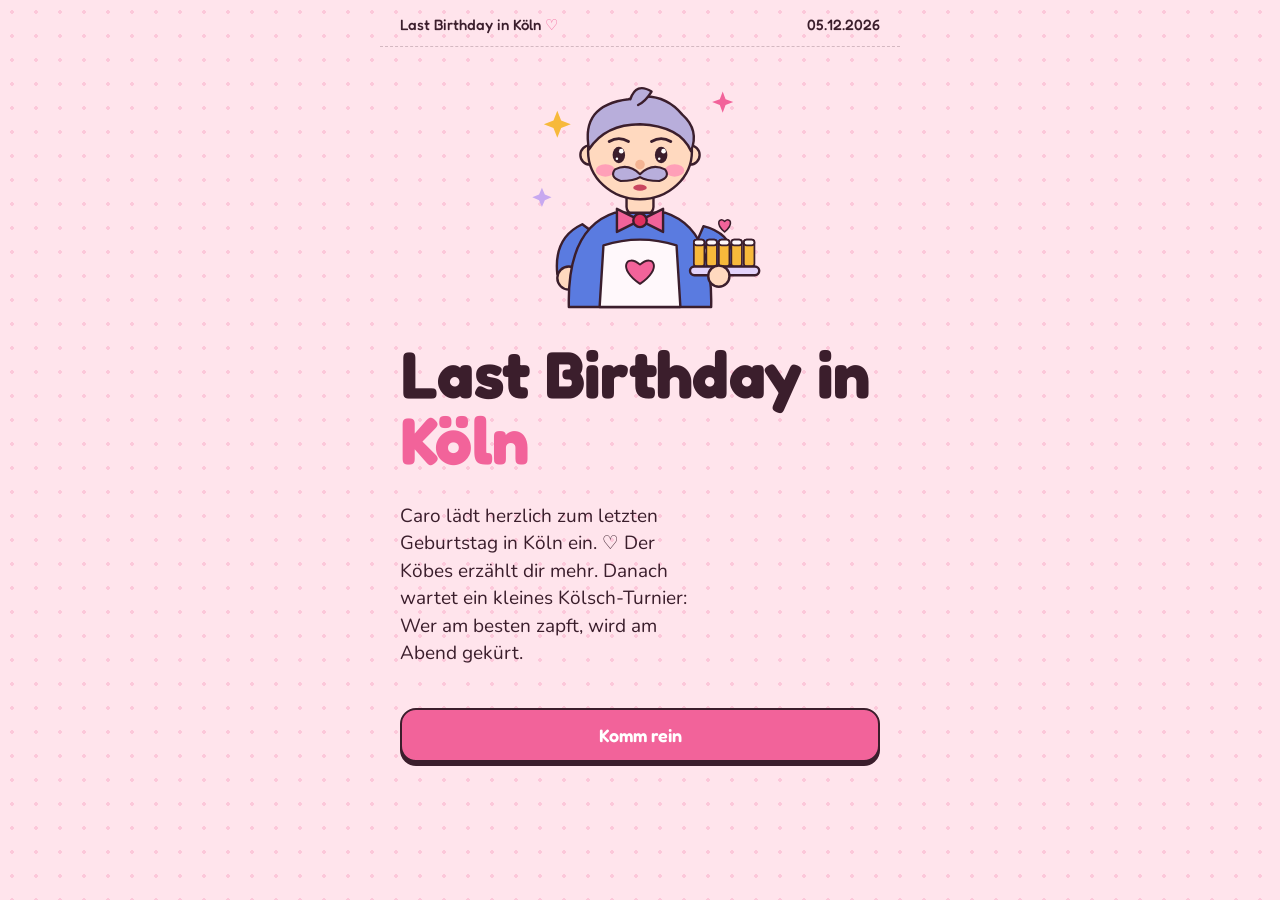
<file: index.html>
<!doctype html>
<html lang="de">
<head>
<meta charset="utf-8">
<meta name="viewport" content="width=device-width, initial-scale=1, viewport-fit=cover">
<meta name="robots" content="noindex,nofollow">
<meta name="theme-color" content="#FFE4EC">
<title>You're happily invited to my birthday</title>
<meta property="og:type" content="website">
<meta property="og:site_name" content="Caro's birthday">
<meta property="og:title" content="You're happily invited to my birthday">
<meta property="og:description" content="Caro turns 27. Tap to open your invitation.">
<meta property="og:url" content="https://pinkflamingo11.github.io/lbk-einladung-q7x2/">
<meta property="og:image" content="https://pinkflamingo11.github.io/lbk-einladung-q7x2/og.jpg">
<meta property="og:image:type" content="image/jpeg">
<meta property="og:image:width" content="1200">
<meta property="og:image:height" content="630">
<meta property="og:image:alt" content="A cute waiter with a party hat, balloons and the text: You're happily invited to my birthday">
<meta name="twitter:card" content="summary_large_image">
<meta name="twitter:title" content="You're happily invited to my birthday">
<meta name="twitter:image" content="https://pinkflamingo11.github.io/lbk-einladung-q7x2/og.jpg">
<meta name="description" content="Caro turns 27. Tap to open your invitation.">
<link rel="preconnect" href="https://fonts.googleapis.com">
<link rel="preconnect" href="https://fonts.gstatic.com" crossorigin>
<link href="https://fonts.googleapis.com/css2?family=Fredoka:wght@400;500;600;700&family=Nunito:wght@400;600;700;800&display=swap" rel="stylesheet">
<link rel="stylesheet" href="style.css">
</head>
<body>

<header class="top">
  <span>Last Birthday in Köln</span>
  <span>05.12.2026</span>
</header>

<main id="app">

  <!-- Bühne: Köbes oder Foto -->
  <div id="stage" class="stage">
    <div id="stage-kobes">
      <svg id="kobes" viewBox="0 0 260 260" role="img" aria-label="Der Köbes">
        <g stroke="#3B1E2C" stroke-width="2.5" stroke-linejoin="round" stroke-linecap="round">
          <!-- Funkeln -->
          <path class="spark" d="M44 58 l4 10 10 4 -10 4 -4 10 -4 -10 -10 -4 10 -4z" fill="#F7B93B" stroke="none"/>
          <path class="spark s2" d="M216 38 l3 8 8 3 -8 3 -3 8 -3 -8 -8 -3 8 -3z" fill="#F2639A" stroke="none"/>
          <path class="spark s3" d="M28 138 l3 7 7 3 -7 3 -3 7 -3 -7 -7 -3 7 -3z" fill="#C7A8F0" stroke="none"/>

          <!-- Hals -->
          <rect x="116" y="138" width="28" height="28" rx="8" fill="#FFD9BF"/>

          <!-- linker Arm -->
          <path d="M70 176 Q40 190 44 228 L68 226 Q68 200 86 188 Z" fill="#5A7BE0"/>
          <circle cx="56" cy="232" r="12" fill="#FFD9BF"/>

          <!-- Torso -->
          <path d="M56 262 Q54 180 104 164 L156 164 Q206 180 204 262 Z" fill="#5A7BE0"/>
          <!-- Schürze -->
          <path d="M88 262 L92 198 Q130 186 168 198 L172 262 Z" fill="#FFF8FB"/>
          <path d="M130 238 C106 222 116 206 130 218 C144 206 154 222 130 238 Z" fill="#F2639A" stroke-width="2"/>
          <!-- Schleife -->
          <path d="M130 172 L106 160 L106 184 Z" fill="#F2639A"/>
          <path d="M130 172 L154 160 L154 184 Z" fill="#F2639A"/>
          <circle cx="130" cy="172" r="7" fill="#E0305F"/>

          <!-- rechter Arm mit Kölsch-Kranz -->
          <path d="M196 178 Q228 186 228 218 L204 220 Q204 200 190 192 Z" fill="#5A7BE0"/>
          <g stroke-width="1.8">
            <rect x="186" y="192" width="11" height="28" rx="3" fill="#F7B93B"/><rect x="186" y="192" width="11" height="6" rx="3" fill="#FFF8FB"/>
            <rect x="199" y="192" width="11" height="28" rx="3" fill="#F7B93B"/><rect x="199" y="192" width="11" height="6" rx="3" fill="#FFF8FB"/>
            <rect x="212" y="192" width="11" height="28" rx="3" fill="#F7B93B"/><rect x="212" y="192" width="11" height="6" rx="3" fill="#FFF8FB"/>
            <rect x="225" y="192" width="11" height="28" rx="3" fill="#F7B93B"/><rect x="225" y="192" width="11" height="6" rx="3" fill="#FFF8FB"/>
            <rect x="238" y="192" width="11" height="28" rx="3" fill="#F7B93B"/><rect x="238" y="192" width="11" height="6" rx="3" fill="#FFF8FB"/>
          </g>
          <rect x="182" y="220" width="72" height="9" rx="4.5" fill="#E3D3FA"/>
          <path d="M218 184 C208 176 212 168 218 173 C224 168 228 176 218 184 Z" fill="#F2639A" stroke-width="1.6"/>
          <circle cx="212" cy="230" r="11" fill="#FFD9BF"/>

          <!-- Ohren -->
          <circle cx="78" cy="104" r="10" fill="#FFD9BF"/>
          <circle cx="182" cy="104" r="10" fill="#FFD9BF"/>
          <!-- Kopf -->
          <ellipse cx="130" cy="100" rx="54" ry="50" fill="#FFD9BF"/>
          <!-- Haare -->
          <path d="M77 98 Q68 52 118 46 Q152 36 174 62 Q192 78 183 100 Q172 74 130 72 Q94 72 77 98 Z" fill="#B8AEDB"/>
          <path d="M120 46 Q126 28 142 38 Q136 48 128 52" fill="#B8AEDB"/>
        </g>
        <!-- Gesicht -->
        <g stroke="#3B1E2C" stroke-linecap="round" fill="none">
          <path d="M98 90 Q108 84 118 90" stroke-width="3"/>
          <path d="M142 90 Q152 84 162 90" stroke-width="3"/>
        </g>
        <g class="eyes">
          <ellipse class="eye" cx="108" cy="104" rx="6.5" ry="8.5" fill="#3B1E2C"/>
          <ellipse class="eye" cx="152" cy="104" rx="6.5" ry="8.5" fill="#3B1E2C"/>
          <circle cx="110.5" cy="100" r="2.4" fill="#fff"/>
          <circle cx="154.5" cy="100" r="2.4" fill="#fff"/>
          <circle cx="106" cy="108" r="1.3" fill="#fff"/>
          <circle cx="150" cy="108" r="1.3" fill="#fff"/>
        </g>
        <ellipse cx="94" cy="120" rx="10" ry="6.5" fill="#FF9FB8"/>
        <ellipse cx="166" cy="120" rx="10" ry="6.5" fill="#FF9FB8"/>
        <circle cx="130" cy="114" r="5" fill="#F4B493"/>
        <ellipse class="mouth" cx="130" cy="138" rx="7" ry="3.2" fill="#C9455F"/>
        <path d="M130 124 Q118 112 104 119 Q98 127 110 131 Q124 131 130 127 Q136 131 150 131 Q162 127 156 119 Q142 112 130 124 Z" fill="#B8AEDB" stroke="#3B1E2C" stroke-width="2.2" stroke-linejoin="round"/>
      </svg>
    </div>
    <figure id="stage-photo" class="photo" hidden>
      <img id="photo-img" alt="Die kleine Caro mit einem Luftballon">
    </figure>
  </div>

  <!-- INTRO -->
  <section id="s-intro" class="screen" hidden>
    <h1 class="title">Last Birthday in <em>Köln</em></h1>
    <p class="lede">Caro lädt herzlich zum letzten Geburtstag in Köln ein. &#9825; Der Köbes erzählt dir mehr. Danach wartet ein kleines Kölsch-Turnier: Wer am besten zapft, wird am Abend gekürt.</p>
    <button class="btn btn-main" data-go="story">Komm rein</button>
  </section>

  <!-- STORY -->
  <section id="s-story" class="screen" hidden>
    <div class="progress"><i id="progress"></i></div>
    <div class="bubble" id="bubble"><p id="bubble-text"></p></div>
    <div id="infocard" class="infocard" hidden>
      <dl>
        <div><dt>Wann</dt><dd>Samstag, 5. Dezember 2026, 20 Uhr</dd></div>
        <div><dt>Wo</dt><dd>die wohngemeinschaft<br>Richard-Wagner-Str. 39, 50674 Köln<br>Podest im Wohnzimmer</dd></div>
      </dl>
    </div>
    <ol class="steps" id="steps" hidden>
      <li><b>Zu- oder absagen</b><span>Kurz Bescheid geben, damit Caro planen kann.</span></li>
      <li><b>Sechs Kölsch zapfen</b><span>Die beste Punktzahl gewinnt. Caro verkündet den Sieger am Abend.</span></li>
    </ol>
    <button class="btn btn-main" id="next">Weiter</button>
  </section>

  <!-- FORMULAR -->
  <section id="s-form" class="screen" hidden>
    <div class="bubble"><p>Und? Kommst du? Dann sag mir kurz Bescheid. Ich muss wissen, wie viele Gläser ich spülen muss.</p></div>
    <form id="form" autocomplete="off" novalidate>
      <label class="field">
        <span class="lab">Dein Name</span>
        <input type="text" id="f-name" maxlength="60" placeholder="Vor- und Nachname" required>
      </label>

      <fieldset class="field">
        <legend class="lab">Kommst du?</legend>
        <div class="choices">
          <label class="choice"><input type="radio" name="status" value="yes" checked><span>Ich komme</span></label>
          <label class="choice"><input type="radio" name="status" value="maybe"><span>Vielleicht</span></label>
          <label class="choice"><input type="radio" name="status" value="no"><span>Ich kann nicht</span></label>
        </div>
      </fieldset>

      <div id="form-more">
        <div class="field">
          <span class="lab">Mit wie vielen kommst du?</span>
          <div class="stepper">
            <button type="button" id="g-minus" aria-label="Weniger">−</button>
            <output id="g-out">1</output>
            <button type="button" id="g-plus" aria-label="Mehr">+</button>
            <small id="g-hint">nur du</small>
          </div>
        </div>

        <fieldset class="field">
          <legend class="lab">Wann kommst du ungefähr?</legend>
          <div class="choices stack" id="arrival"></div>
        </fieldset>
      </div>

      <label class="field">
        <span class="lab">Nachricht an Caro <em>(optional)</em></span>
        <textarea id="f-note" rows="2" maxlength="400" placeholder="Eine Zeile reicht"></textarea>
      </label>

      <p class="callout">Danach wartet das Zapf-Turnier: sechs Kölsch, die beste Punktzahl wird am Samstag gekürt.</p>
      <p class="error" id="form-error" hidden></p>
      <button class="btn btn-main btn-cta" type="submit" id="form-submit">Abschicken und zapfen</button>
    </form>
  </section>

  <!-- SPIEL-REGELN -->
  <section id="s-rules" class="screen" hidden>
    <div class="bubble"><p id="rules-text"></p></div>
    <ul class="rules">
      <li>Erst ein Übungsglas ohne Wertung, dann sechs Gläser mit Wertung.</li>
      <li>Knopf gedrückt halten, es zapft. Loslassen, wenn das Kölsch am Eichstrich ist.</li>
      <li>Es läuft mal schneller und mal langsamer. Ab dem vierten Glas wird es schwerer.</li>
      <li>Läuft es über, gibt es null Punkte. Pro Glas sind 100 Punkte möglich.</li>
    </ul>
    <button class="btn btn-main" id="rules-go">Los, Zapfhahn auf</button>
  </section>

  <!-- SPIEL -->
  <section id="s-game" class="screen game" hidden>
    <div class="game-head">
      <span id="g-label">Übungsglas</span>
      <span id="g-total">0 Punkte</span>
    </div>
    <div class="glass-wrap" id="glass-wrap">
      <svg id="glass" viewBox="-40 -40 240 390" aria-hidden="true">
        <defs><clipPath id="gclip"><path d="M42 10 H118 L110 322 Q109 330 101 330 H59 Q51 330 50 322 Z"/></clipPath></defs>
        <!-- Zapfhahn -->
        <rect x="62" y="-40" width="36" height="20" rx="6" fill="#3B1E2C"/>
        <rect x="74" y="-22" width="12" height="9" rx="3" fill="#3B1E2C"/>
        <rect id="stream" x="76" y="-14" width="8" height="0" fill="#F7B93B"/>
        <g clip-path="url(#gclip)">
          <rect x="0" y="10" width="160" height="320" fill="#FFFFFF" fill-opacity=".55"/>
          <rect id="liq" x="0" y="330" width="160" height="0" fill="#F7B93B"/>
          <rect id="foam" x="0" y="330" width="160" height="0" fill="#FFFFFF"/>
        </g>
        <path d="M42 10 H118 L110 322 Q109 330 101 330 H59 Q51 330 50 322 Z" fill="none" stroke="#3B1E2C" stroke-width="3.5" stroke-linejoin="round"/>
        <g id="mark">
          <line id="mark-line" x1="-38" x2="132" y1="0" y2="0" stroke="#E0305F" stroke-width="3" stroke-linecap="round"/>
          <text id="mark-text" x="-38" y="-6" font-size="12" fill="#E0305F" font-family="Fredoka, sans-serif" font-weight="600">Eichstrich</text>
        </g>
        <line id="hit" x1="36" x2="124" y1="0" y2="0" stroke="#3B1E2C" stroke-width="2" stroke-dasharray="4 3" opacity="0"/>
      </svg>
    </div>
    <p class="game-note" id="game-note"></p>
    <div class="result" id="result" hidden>
      <strong id="res-points">+0</strong>
      <p id="res-text"></p>
      <button class="btn btn-main" id="res-next">Nächstes Glas</button>
    </div>
    <button class="btn btn-pour" id="pour" aria-label="Zapfen: gedrückt halten">Gedrückt halten zum Zapfen</button>
  </section>

  <!-- FERTIG -->
  <section id="s-done" class="screen" hidden>
    <div class="scorebox" id="scorebox" hidden>
      <span class="lab">Dein Wert</span>
      <strong id="score-big">0</strong>
      <span class="of">von 600</span>
    </div>
    <div class="bubble"><p id="done-text"></p></div>
    <div id="done-card" class="infocard">
      <dl>
        <div><dt>Wann</dt><dd>Samstag, 5. Dezember 2026, 20 Uhr</dd></div>
        <div><dt>Wo</dt><dd>die wohngemeinschaft<br>Richard-Wagner-Str. 39, 50674 Köln<br>Podest im Wohnzimmer</dd></div>
        <div><dt>Deine Antwort</dt><dd id="done-answer"></dd></div>
      </dl>
    </div>
    <button class="btn btn-main btn-cta" id="play" hidden>Jetzt zapfen</button>
    <button class="btn btn-main" id="ics">In den Kalender</button>
    <button class="btn btn-quiet" id="again">Antwort ändern</button>
  </section>

</main>

<script src="config.js"></script>
<script src="app.js"></script>
</body>
</html>
</file>
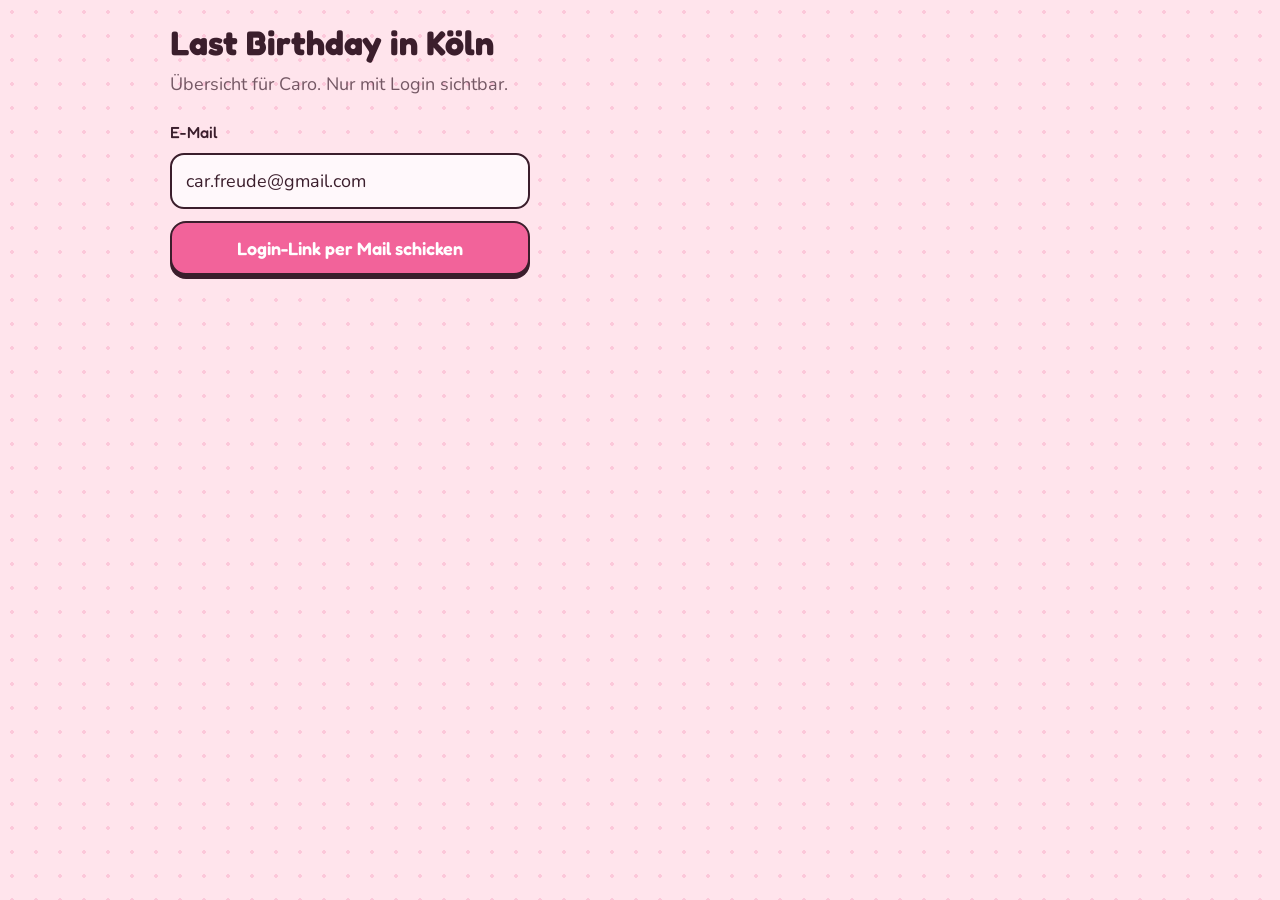
<file: admin/index.html>
<!doctype html>
<html lang="de">
<head>
<meta charset="utf-8">
<meta name="viewport" content="width=device-width, initial-scale=1">
<meta name="robots" content="noindex,nofollow">
<title>Übersicht</title>
<link href="https://fonts.googleapis.com/css2?family=Fredoka:wght@400;500;600;700&family=Nunito:wght@400;600;700;800&display=swap" rel="stylesheet">
<link rel="stylesheet" href="../style.css">
<style>
  body { align-items: stretch; }
  .wrap { width: 100%; max-width: 980px; margin: 0 auto; padding: 18px 20px 60px; }
  h1 { font-family: var(--display); font-weight: 700; font-size: 34px; margin-bottom: 4px; }
  h2 { font-family: var(--display); font-size: 18px; font-weight: 600; margin: 34px 0 10px; border-bottom: 2px solid var(--ink); padding-bottom: 6px; }
  .sub { opacity: .7; }
  .login { max-width: 360px; display: grid; gap: 12px; margin-top: 24px; }
  .sums { display: grid; grid-template-columns: repeat(4, 1fr); border: 2px solid var(--ink); border-radius: 20px; background: var(--paper); margin-top: 22px; box-shadow: 5px 5px 0 var(--pink); }
  .sums div { padding: 14px 16px; border-left: 1.5px dashed var(--line); }
  .sums div:first-child { border-left: 0; }
  .sums strong { display: block; font-family: var(--display); font-weight: 700; font-size: 38px; line-height: 1.1; color: var(--rose); }
  .sums span { font-size: 13px; opacity: .75; }
  table { width: 100%; border-collapse: collapse; font-size: 15px; }
  th { text-align: left; font-size: 13px; padding: 8px 8px 8px 0; border-bottom: 1.5px solid var(--ink); }
  td { padding: 9px 8px 9px 0; border-bottom: 1px solid var(--line); vertical-align: top; }
  td.num, th.num { text-align: right; }
  .tag-yes { font-weight: 600; }
  .tag-maybe { opacity: .7; }
  .tag-no { opacity: .6; }
  tr.old td { opacity: .45; }
  td.gl { font-size: 13px; opacity: .8; white-space: nowrap; }
  td.pt { font-family: var(--display); font-weight: 600; font-size: 18px; color: var(--rose); white-space: nowrap; }
  td.pt .sub { font-family: var(--body); font-weight: 400; font-size: 13px; color: var(--ink); }
  .bars { display: grid; gap: 8px; }
  .bar { display: grid; grid-template-columns: 150px 1fr 120px; gap: 10px; align-items: center; font-size: 14px; }
  .track { position: relative; height: 22px; background: var(--paper); border: 1.5px solid var(--ink); border-radius: 8px; }
  .fill-yes { position: absolute; left: 0; top: 0; bottom: 0; background: var(--rose); border-radius: 6px 0 0 6px; }
  .fill-maybe { position: absolute; top: 0; bottom: 0; background: repeating-linear-gradient(45deg, var(--gold) 0 5px, var(--paper) 5px 9px); }
  .cap { position: absolute; top: -5px; bottom: -5px; width: 3px; background: var(--ink); border-radius: 2px; }
  .legend { font-size: 13px; opacity: .75; margin-top: 8px; }
  .rank { display: grid; grid-template-columns: 36px 1fr auto; gap: 8px; padding: 9px 0; border-bottom: 1px solid var(--line); align-items: baseline; }
  .rank:first-child { border-top: 0; font-weight: 600; font-size: 18px; }
  .rank small { opacity: .65; }
  .demo { border: 1.5px solid var(--red); color: var(--red); padding: 10px 12px; margin-top: 14px; font-size: 14px; }
  .row-actions { display: flex; gap: 10px; margin-top: 14px; }
  .row-actions .btn { width: auto; padding: 10px 14px; font-size: 14px; }
  @media (max-width: 640px) {
    .sums { grid-template-columns: repeat(2, 1fr); }
    .sums div:nth-child(3) { border-left: 0; padding-left: 0; }
    .bar { grid-template-columns: 110px 1fr 90px; }
    .hide-s { display: none; }
  }
</style>
</head>
<body>
<div class="wrap">
  <h1>Last Birthday in Köln</h1>
  <p class="sub">Übersicht für Caro. Nur mit Login sichtbar.</p>

  <form id="login" class="login" hidden>
    <label class="field"><span class="lab">E-Mail</span><input type="text" id="l-mail" value="car.freude@gmail.com" autocomplete="username"></label>
    <p class="error" id="l-err" hidden></p>
    <p id="l-ok" hidden style="font-weight:700">Der Login-Link ist unterwegs. Öffne ihn auf diesem Gerät.</p>
    <button class="btn btn-main" type="submit">Login-Link per Mail schicken</button>
  </form>

  <div id="board" hidden>
    <div id="demo-note" class="demo" hidden>Testmodus: Hier siehst du nur Antworten, die in diesem Browser abgegeben wurden.</div>
    <div class="sums" id="sums"></div>

    <h2>Gästeliste</h2>
    <div style="overflow-x:auto"><table id="tbl"></table></div>
    <p class="legend">Alle Einträge, sortiert nach Kommt, Vielleicht, Absage und dann nach Ankunft. Ältere Antworten derselben Person sind grau.</p>

    <h2>Wer kommt wann</h2>
    <div class="bars" id="bars"></div>
    <p class="legend">Rosa = Zusagen, gestreift = Vielleicht. Die dunkle Linie markiert die 20 Plätze auf dem Podest. Zahlen sind Personen, kumuliert nach Ankunft.</p>

    <h2>Zapf-Wertung</h2>
    <div id="rank"></div>
    <p class="legend">Es zählt der erste gewertete Versuch pro Name.</p>

    <div class="row-actions">
      <button class="btn" id="csv">Als CSV laden</button>
      <button class="btn" id="reload">Neu laden</button>
      <button class="btn btn-quiet" id="logout">Ausloggen</button>
    </div>
  </div>
</div>
<script src="../config.js"></script>
<script src="admin.js"></script>
</body>
</html>
</file>
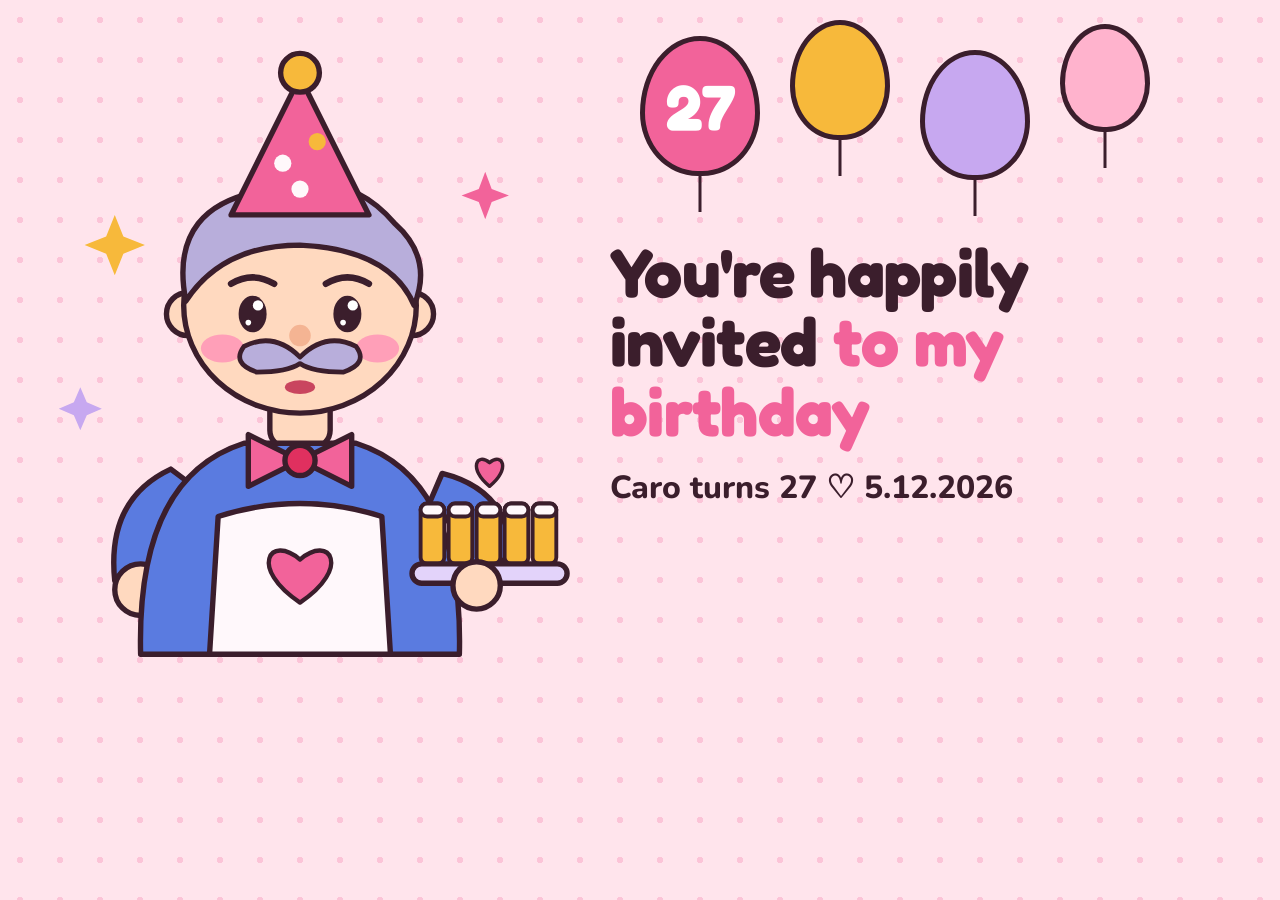
<file: _src/og.html>
<!doctype html><html><head><meta charset="utf-8"><link href="https://fonts.googleapis.com/css2?family=Fredoka:wght@500;600;700&family=Nunito:wght@700;800&display=swap" rel="stylesheet">
<style>
*{box-sizing:border-box;margin:0}
body{width:1200px;height:630px;overflow:hidden;background-color:#FFE4EC;background-image:radial-gradient(rgba(242,99,154,.25) 3px,transparent 3.3px);background-size:40px 40px;font-family:Fredoka,sans-serif;color:#3B1E2C;position:relative}
.k{position:absolute;left:20px;bottom:-20px;width:560px;height:560px}
.k svg{width:100%;height:100%}
.t{position:absolute;left:610px;top:238px;width:560px}
.t h1{font-size:68px;line-height:1.02;font-weight:700;letter-spacing:-.01em}
.t h1 em{font-style:normal;color:#F2639A}
.t p{margin-top:20px;font-family:Nunito,sans-serif;font-weight:800;font-size:32px;color:#3B1E2C}
.b{position:absolute}
.b .ball{width:100%;height:100%;border:5px solid #3B1E2C;border-radius:50% 50% 48% 48%/55% 55% 45% 45%}
.b .str{position:absolute;left:50%;top:100%;width:3px;height:36px;background:#3B1E2C;transform:translateX(-50%)}
.b span{position:absolute;inset:0;display:grid;place-items:center;font-weight:700;font-size:64px;color:#fff}
</style></head><body>
<div class="b" style="left:640px;top:36px;width:120px;height:140px"><div class="ball" style="background:#F2639A"></div><div class="str"></div><span>27</span></div>
<div class="b" style="left:790px;top:20px;width:100px;height:120px"><div class="ball" style="background:#F7B93B"></div><div class="str"></div></div>
<div class="b" style="left:920px;top:50px;width:110px;height:130px"><div class="ball" style="background:#C7A8F0"></div><div class="str"></div></div>
<div class="b" style="left:1060px;top:24px;width:90px;height:108px"><div class="ball" style="background:#FFB3CD"></div><div class="str"></div></div>
<div class="k"><svg id="kobes" style="overflow:visible" viewBox="0 0 260 260" role="img" aria-label="Der Köbes">
        <g stroke="#3B1E2C" stroke-width="2.5" stroke-linejoin="round" stroke-linecap="round">
          <!-- Funkeln -->
          <path class="spark" d="M44 58 l4 10 10 4 -10 4 -4 10 -4 -10 -10 -4 10 -4z" fill="#F7B93B" stroke="none"/>
          <path class="spark s2" d="M216 38 l3 8 8 3 -8 3 -3 8 -3 -8 -8 -3 8 -3z" fill="#F2639A" stroke="none"/>
          <path class="spark s3" d="M28 138 l3 7 7 3 -7 3 -3 7 -3 -7 -7 -3 7 -3z" fill="#C7A8F0" stroke="none"/>

          <!-- Hals -->
          <rect x="116" y="138" width="28" height="28" rx="8" fill="#FFD9BF"/>

          <!-- linker Arm -->
          <path d="M70 176 Q40 190 44 228 L68 226 Q68 200 86 188 Z" fill="#5A7BE0"/>
          <circle cx="56" cy="232" r="12" fill="#FFD9BF"/>

          <!-- Torso -->
          <path d="M56 262 Q54 180 104 164 L156 164 Q206 180 204 262 Z" fill="#5A7BE0"/>
          <!-- Schürze -->
          <path d="M88 262 L92 198 Q130 186 168 198 L172 262 Z" fill="#FFF8FB"/>
          <path d="M130 238 C106 222 116 206 130 218 C144 206 154 222 130 238 Z" fill="#F2639A" stroke-width="2"/>
          <!-- Schleife -->
          <path d="M130 172 L106 160 L106 184 Z" fill="#F2639A"/>
          <path d="M130 172 L154 160 L154 184 Z" fill="#F2639A"/>
          <circle cx="130" cy="172" r="7" fill="#E0305F"/>

          <!-- rechter Arm mit Kölsch-Kranz -->
          <path d="M196 178 Q228 186 228 218 L204 220 Q204 200 190 192 Z" fill="#5A7BE0"/>
          <g stroke-width="1.8">
            <rect x="186" y="192" width="11" height="28" rx="3" fill="#F7B93B"/><rect x="186" y="192" width="11" height="6" rx="3" fill="#FFF8FB"/>
            <rect x="199" y="192" width="11" height="28" rx="3" fill="#F7B93B"/><rect x="199" y="192" width="11" height="6" rx="3" fill="#FFF8FB"/>
            <rect x="212" y="192" width="11" height="28" rx="3" fill="#F7B93B"/><rect x="212" y="192" width="11" height="6" rx="3" fill="#FFF8FB"/>
            <rect x="225" y="192" width="11" height="28" rx="3" fill="#F7B93B"/><rect x="225" y="192" width="11" height="6" rx="3" fill="#FFF8FB"/>
            <rect x="238" y="192" width="11" height="28" rx="3" fill="#F7B93B"/><rect x="238" y="192" width="11" height="6" rx="3" fill="#FFF8FB"/>
          </g>
          <rect x="182" y="220" width="72" height="9" rx="4.5" fill="#E3D3FA"/>
          <path d="M218 184 C208 176 212 168 218 173 C224 168 228 176 218 184 Z" fill="#F2639A" stroke-width="1.6"/>
          <circle cx="212" cy="230" r="11" fill="#FFD9BF"/>

          <!-- Ohren -->
          <circle cx="78" cy="104" r="10" fill="#FFD9BF"/>
          <circle cx="182" cy="104" r="10" fill="#FFD9BF"/>
          <!-- Kopf -->
          <ellipse cx="130" cy="100" rx="54" ry="50" fill="#FFD9BF"/>
          <!-- Haare -->
          <path d="M77 98 Q68 52 118 46 Q152 36 174 62 Q192 78 183 100 Q172 74 130 72 Q94 72 77 98 Z" fill="#B8AEDB"/>
          <path d="M120 46 Q126 28 142 38 Q136 48 128 52" fill="#B8AEDB"/>
        </g>
        <!-- Gesicht -->
        <g stroke="#3B1E2C" stroke-linecap="round" fill="none">
          <path d="M98 90 Q108 84 118 90" stroke-width="3"/>
          <path d="M142 90 Q152 84 162 90" stroke-width="3"/>
        </g>
        <g class="eyes">
          <ellipse class="eye" cx="108" cy="104" rx="6.5" ry="8.5" fill="#3B1E2C"/>
          <ellipse class="eye" cx="152" cy="104" rx="6.5" ry="8.5" fill="#3B1E2C"/>
          <circle cx="110.5" cy="100" r="2.4" fill="#fff"/>
          <circle cx="154.5" cy="100" r="2.4" fill="#fff"/>
          <circle cx="106" cy="108" r="1.3" fill="#fff"/>
          <circle cx="150" cy="108" r="1.3" fill="#fff"/>
        </g>
        <ellipse cx="94" cy="120" rx="10" ry="6.5" fill="#FF9FB8"/>
        <ellipse cx="166" cy="120" rx="10" ry="6.5" fill="#FF9FB8"/>
        <circle cx="130" cy="114" r="5" fill="#F4B493"/>
        <ellipse class="mouth" cx="130" cy="138" rx="7" ry="3.2" fill="#C9455F"/>
        <path d="M130 124 Q118 112 104 119 Q98 127 110 131 Q124 131 130 127 Q136 131 150 131 Q162 127 156 119 Q142 112 130 124 Z" fill="#B8AEDB" stroke="#3B1E2C" stroke-width="2.2" stroke-linejoin="round"/>
      <g stroke="#3B1E2C" stroke-width="2.5" stroke-linejoin="round"><polygon points="98,58 130,-6 162,58" fill="#F2639A"/><circle cx="122" cy="34" r="4" fill="#FFF8FB" stroke="none"/><circle cx="138" cy="24" r="4" fill="#F7B93B" stroke="none"/><circle cx="130" cy="46" r="4" fill="#FFF8FB" stroke="none"/><circle cx="130" cy="-8" r="9" fill="#F7B93B"/></g></svg></div>
<div class="t"><h1>You're happily invited <em>to my birthday</em></h1><p>Caro turns 27 &#9825; 5.12.2026</p></div>
</body></html>
</file>
<file: style.css>
:root {
  --cream: #FFE4EC;          /* Hintergrund, zartes Rosa */
  --paper: #FFF8FB;          /* Karten */
  --ink: #3B1E2C;            /* dunkles Pflaume statt Schwarz */
  --gold: #F7B93B;           /* Kölsch */
  --red: #E0305F;            /* Kirsche */
  --rose: #F2639A;           /* Hauptfarbe Buttons */
  --pink: #FFB3CD;
  --lilac: #E3D3FA;
  --butter: #FFF0B8;
  --blue: #5A7BE0;
  --navy: #3B1E2C;
  --line: rgba(59, 30, 44, .22);
  --display: 'Fredoka', 'Nunito', system-ui, sans-serif;
  --body: 'Nunito', system-ui, -apple-system, 'Segoe UI', Roboto, sans-serif;
  --r: 16px;
}

* { box-sizing: border-box; margin: 0; }
html { -webkit-text-size-adjust: 100%; }
body {
  background-color: var(--cream);
  background-image: radial-gradient(rgba(242, 99, 154, .22) 1.8px, transparent 2px);
  background-size: 24px 24px;
  color: var(--ink);
  font-family: var(--body);
  font-size: 17px;
  line-height: 1.45;
  min-height: 100vh;
  min-height: 100dvh;
  display: flex;
  flex-direction: column;
  align-items: center;
}
[hidden] { display: none !important; }

.top {
  width: 100%;
  max-width: 520px;
  display: flex;
  justify-content: space-between;
  padding: 14px 20px 10px;
  font-family: var(--display);
  font-size: 15px;
  font-weight: 500;
  border-bottom: 1.5px dashed var(--line);
}
.top span:first-child::after { content: ' ♡'; color: var(--rose); }

#app {
  width: 100%;
  max-width: 520px;
  padding: 0 20px calc(28px + env(safe-area-inset-bottom));
  flex: 1;
  display: flex;
  flex-direction: column;
}

/* Bühne */
.stage {
  height: 250px;
  display: flex;
  align-items: flex-end;
  justify-content: center;
  margin-top: 8px;
  position: relative;
}
.stage.compact { height: 140px; }
.stage.has-photo { height: 290px; }
#stage-kobes { height: 100%; display: flex; align-items: flex-end; }
#stage-kobes svg { height: 100%; width: auto; max-height: 250px; display: block; overflow: visible; }
.stage.compact #stage-kobes svg { height: 140px; }

.photo {
  background: var(--paper);
  padding: 9px 9px 30px;
  border: 2px solid var(--ink);
  border-radius: 6px;
  box-shadow: 4px 4px 0 var(--rose);
  transform: rotate(-3deg);
  display: flex;
  align-self: center;
  position: relative;
}
.photo::before {
  content: '';
  position: absolute;
  top: -12px; left: 50%;
  width: 70px; height: 22px;
  margin-left: -35px;
  background: var(--butter);
  border: 1.5px solid var(--ink);
  transform: rotate(4deg);
}
.photo img { display: block; width: 188px; height: 212px; object-fit: cover; object-position: 50% 22%; border-radius: 2px; }

.mouth { transform-origin: 130px 139px; transform-box: view-box; }
.talking .mouth { animation: talk .22s steps(1) infinite; }
@keyframes talk { 0% { transform: scaleY(1); } 50% { transform: scaleY(1.9); } }
.eye { animation: blink 5s infinite; transform-box: fill-box; transform-origin: center; }
@keyframes blink { 0%, 94%, 100% { transform: scaleY(1); } 96% { transform: scaleY(.1); } }
.spark { animation: twinkle 2.4s ease-in-out infinite; transform-box: fill-box; transform-origin: center; }
.spark.s2 { animation-delay: .8s; }
.spark.s3 { animation-delay: 1.5s; }
@keyframes twinkle { 0%, 100% { transform: scale(1); } 50% { transform: scale(.55); } }
.shock #kobes { animation: shock .7s ease both; }
@keyframes shock { 0% { transform: translateY(0); } 20% { transform: translateY(-14px) rotate(-3deg); } 40% { transform: translateY(0) rotate(3deg); } 60% { transform: rotate(-2deg); } 100% { transform: none; } }

/* Typo */
.title {
  font-family: var(--display);
  font-weight: 700;
  font-size: clamp(44px, 14vw, 66px);
  line-height: 1;
  margin: 22px 0 14px;
  color: var(--ink);
  letter-spacing: -.01em;
}
.title em { font-style: normal; color: var(--rose); }
.lede { font-size: 19px; max-width: 28ch; margin-bottom: 24px; }
.lab { display: block; font-family: var(--display); font-weight: 500; font-size: 16px; margin-bottom: 8px; }
.lab em { font-family: var(--body); font-weight: 400; font-style: normal; opacity: .65; }

.screen { display: flex; flex-direction: column; gap: 16px; padding-top: 14px; flex: 1; }

/* Sprechblase */
.bubble {
  border: 2px solid var(--ink);
  border-radius: 20px;
  background: var(--paper);
  padding: 18px 20px;
  position: relative;
  min-height: 112px;
  margin-top: 10px;
  box-shadow: 5px 5px 0 var(--pink);
}
.bubble::before {
  content: '';
  position: absolute;
  top: -11px;
  left: 56%;
  width: 18px;
  height: 18px;
  background: var(--paper);
  border-left: 2px solid var(--ink);
  border-top: 2px solid var(--ink);
  border-top-left-radius: 4px;
  transform: rotate(45deg);
}
.bubble p { font-size: 19px; line-height: 1.42; }

.progress { height: 8px; background: var(--paper); border: 2px solid var(--ink); border-radius: 8px; overflow: hidden; }
.progress i { display: block; height: 100%; width: 0; background: var(--rose); transition: width .3s ease; }

/* Infokarte */
.infocard { border: 2px solid var(--ink); border-radius: 20px; background: var(--paper); padding: 4px 18px; box-shadow: 5px 5px 0 var(--lilac); }
.infocard dl > div { display: grid; grid-template-columns: 96px 1fr; gap: 12px; padding: 12px 0; }
.infocard dl > div + div { border-top: 1.5px dashed var(--line); }
.infocard dt { font-family: var(--display); font-size: 15px; font-weight: 500; color: var(--rose); padding-top: 1px; }
.infocard dd { font-weight: 700; }

/* Buttons */
.btn {
  appearance: none;
  border: 2px solid var(--ink);
  background: var(--paper);
  color: var(--ink);
  font-family: var(--display);
  font-size: 18px;
  font-weight: 600;
  padding: 14px 18px;
  cursor: pointer;
  border-radius: var(--r);
  width: 100%;
  box-shadow: 0 4px 0 var(--ink);
  transition: transform .06s, box-shadow .06s;
  -webkit-tap-highlight-color: transparent;
}
.btn:active { transform: translateY(3px); box-shadow: 0 1px 0 var(--ink); }
.btn-main { background: var(--rose); color: #fff; }
.btn-quiet { border-color: transparent; background: transparent; box-shadow: none; text-decoration: underline; text-underline-offset: 3px; font-size: 16px; font-weight: 500; }
.btn-quiet:active { transform: none; box-shadow: none; }
.btn[disabled] { opacity: .5; }
#next { margin-top: auto; }
.btn-cta { background: var(--gold); color: var(--ink); font-size: 21px; padding: 20px 18px; }
.btn-cta:active { background: #f3a91f; }
#next.btn-cta { position: sticky; bottom: calc(12px + env(safe-area-inset-bottom)); z-index: 5; }

.steps { list-style: none; padding: 0; display: grid; gap: 10px; counter-reset: s; }
.steps li { counter-increment: s; position: relative; border: 2px solid var(--ink); border-radius: 18px; background: var(--paper); padding: 12px 16px 12px 62px; box-shadow: 4px 4px 0 var(--butter); }
.steps li::before { content: counter(s); position: absolute; left: 14px; top: 50%; margin-top: -19px; width: 38px; height: 38px; border-radius: 50%; background: var(--rose); color: #fff; border: 2px solid var(--ink); font-family: var(--display); font-weight: 600; font-size: 20px; display: grid; place-items: center; }
.steps b { display: block; font-family: var(--display); font-weight: 600; font-size: 18px; }
.steps span { font-size: 15px; font-weight: 600; opacity: .85; }
.callout { border: 2px dashed var(--rose); border-radius: 16px; background: var(--paper); padding: 12px 16px; font-weight: 700; font-size: 16px; }

/* Formular */
#form { display: grid; gap: 22px; }
#form-more { display: grid; gap: 22px; }
.field { border: 0; padding: 0; min-width: 0; }
input[type=text], input[type=password], textarea {
  width: 100%;
  font: inherit;
  padding: 13px 14px;
  border: 2px solid var(--ink);
  background: var(--paper);
  border-radius: 14px;
  color: var(--ink);
}
input[type=text]:focus, input[type=password]:focus, textarea:focus { outline: 3px solid var(--pink); outline-offset: 1px; }
textarea { resize: vertical; }
::placeholder { color: rgba(59, 30, 44, .45); }

.choices { display: grid; grid-template-columns: repeat(3, 1fr); gap: 8px; }
.choices.stack { grid-template-columns: 1fr; gap: 8px; }
.choice { position: relative; display: block; }
.choice input { position: absolute; opacity: 0; inset: 0; }
.choice span {
  display: block;
  padding: 12px 12px;
  border: 2px solid var(--ink);
  border-radius: 14px;
  background: var(--paper);
  font-weight: 700;
  font-size: 16px;
  height: 100%;
}
.choice input:checked + span { background: var(--rose); color: #fff; box-shadow: 0 3px 0 var(--ink); }
.choice input:focus-visible + span { outline: 3px solid var(--pink); outline-offset: 2px; }

.stepper { display: flex; align-items: center; gap: 8px; }
.stepper button {
  width: 48px; height: 48px;
  border: 2px solid var(--ink); background: var(--paper);
  font: inherit; font-size: 24px; cursor: pointer; border-radius: 14px;
  box-shadow: 0 3px 0 var(--ink); color: var(--ink);
}
.stepper button:active { transform: translateY(2px); box-shadow: 0 1px 0 var(--ink); }
.stepper output { min-width: 40px; text-align: center; font-family: var(--display); font-weight: 600; font-size: 24px; }
.stepper small { margin-left: 6px; opacity: .7; }

.error { color: var(--red); font-weight: 700; }

/* Regeln */
.rules { list-style: none; padding: 4px 18px; border: 2px solid var(--ink); border-radius: 20px; background: var(--paper); box-shadow: 5px 5px 0 var(--lilac); }
.rules li { padding: 11px 0 11px 28px; border-bottom: 1.5px dashed var(--line); position: relative; font-size: 16px; font-weight: 600; }
.rules li:last-child { border-bottom: 0; }
.rules li::before { content: '♡'; position: absolute; left: 0; top: 10px; color: var(--rose); font-weight: 700; }

/* Spiel */
.game { gap: 6px; user-select: none; -webkit-user-select: none; -webkit-touch-callout: none; touch-action: manipulation; }
.game-head { display: flex; justify-content: space-between; font-family: var(--display); font-weight: 600; font-size: 19px; border-bottom: 1.5px dashed var(--line); padding-bottom: 8px; }
.glass-wrap { position: relative; display: flex; justify-content: center; flex: 1; min-height: 280px; }
#glass { height: clamp(280px, calc(100dvh - 330px), 520px); width: auto; max-width: 100%; display: block; }
.game-note { text-align: center; min-height: 22px; font-size: 15px; font-weight: 600; opacity: .85; }
.btn-pour {
  background: var(--rose);
  color: #fff;
  padding: 24px 18px;
  font-size: 20px;
  touch-action: none;
  user-select: none; -webkit-user-select: none;
}
.btn-pour.on { background: var(--red); transform: translateY(3px); box-shadow: 0 1px 0 var(--ink); }
.btn-pour[disabled] { opacity: .4; }

.result {
  display: grid; grid-template-columns: auto 1fr; column-gap: 16px; row-gap: 12px; align-items: center;
  border-top: 1.5px dashed var(--line); padding-top: 12px;
}
.result .btn { grid-column: 1 / -1; }
.result strong { font-family: var(--display); font-weight: 700; font-size: 54px; line-height: 1; color: var(--rose); }
.result strong.zero { color: var(--red); }
.result p { font-size: 17px; font-weight: 600; }

/* Ergebnis */
.scorebox { border: 2px solid var(--ink); border-radius: 20px; background: var(--paper); padding: 14px 20px 16px; display: grid; grid-template-columns: 1fr auto; align-items: baseline; margin-top: 12px; box-shadow: 5px 5px 0 var(--butter); }
.scorebox .lab { grid-column: 1 / -1; margin-bottom: 0; color: var(--rose); }
.scorebox strong { font-family: var(--display); font-weight: 700; font-size: 66px; line-height: 1.1; }
.scorebox .of { opacity: .7; font-weight: 600; }

@media (min-width: 560px) {
  body { font-size: 18px; }
}
</file>
